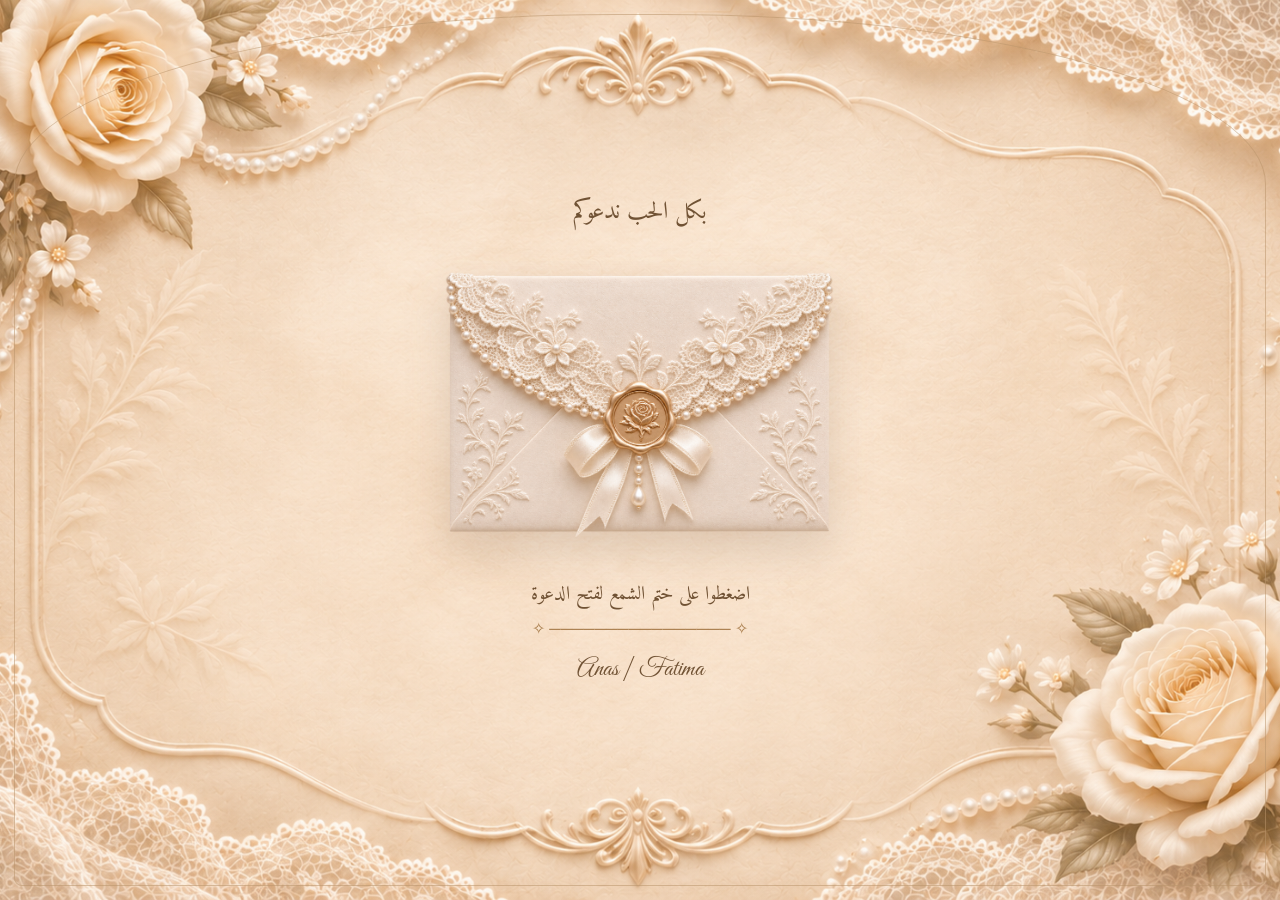
<file: index.html>
<!doctype html>
<html lang="ar" dir="rtl">
<head>
<meta charset="utf-8"><meta name="viewport" content="width=device-width,initial-scale=1">
<meta name="theme-color" content="#ead8c3"><title>دعوة زفاف أنس وفاطمة</title>
<link rel="preconnect" href="https://fonts.googleapis.com">
<link href="https://fonts.googleapis.com/css2?family=Great+Vibes&display=swap" rel="stylesheet">
<link href="https://fonts.googleapis.com/css2?family=Amiri:wght@400;700&family=Cairo:wght@400;500;600;700&display=swap" rel="stylesheet">
<link rel="stylesheet" href="style.css">
</head>
<body class="cover-page">
<main class="cover">
  <div class="cover-lace top-lace"></div><div class="cover-lace bottom-lace"></div>
  <div class="cover-flowers flower-left" aria-hidden="true"></div><div class="cover-flowers flower-right" aria-hidden="true"></div>
  <div class="cover-pearl-line" aria-hidden="true"></div>
  <p class="eyebrow">بكل الحب ندعوكم</p>
  <div class="cover-envelope" id="coverEnvelope">
    <a href="invitation.html">
    <img src="assets/lace.png" alt="ظرف دعوة زفاف مزين بالدانتيل واللؤلؤ والورد" class="envelope-art"></a>
    
  </div>
  <p class="open-hint">اضغطوا على ختم الشمع لفتح الدعوة</p>
  <div class="tiny-ornament">✧ ──────────────── ✧</div>
  <p class="cover-date">Anas <span>|</span> Fatima</p>
</main>
<script>
document.getElementById('openInvitation').addEventListener('click',()=>{
  document.getElementById('coverEnvelope').classList.add('opened');
  setTimeout(()=>location.href='invitation.html',650);
});
</script>
</body></html>
</file>
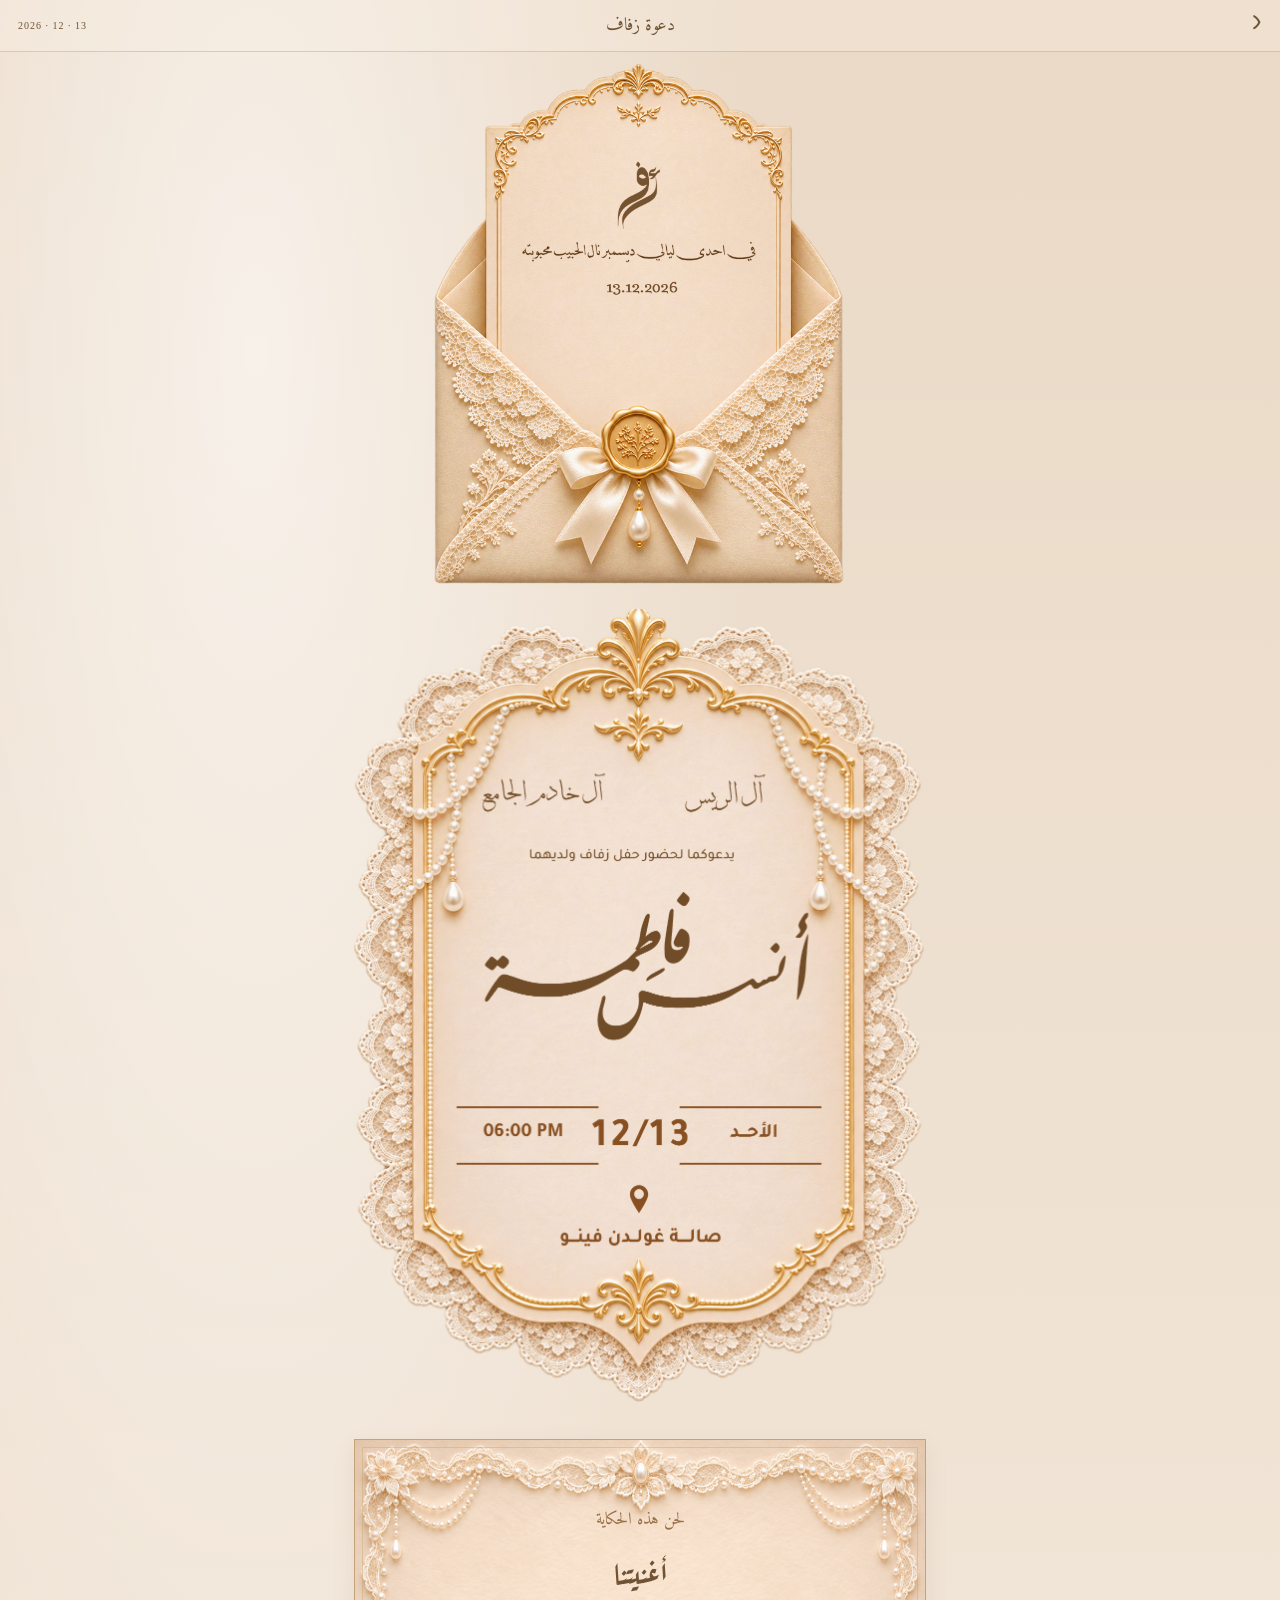
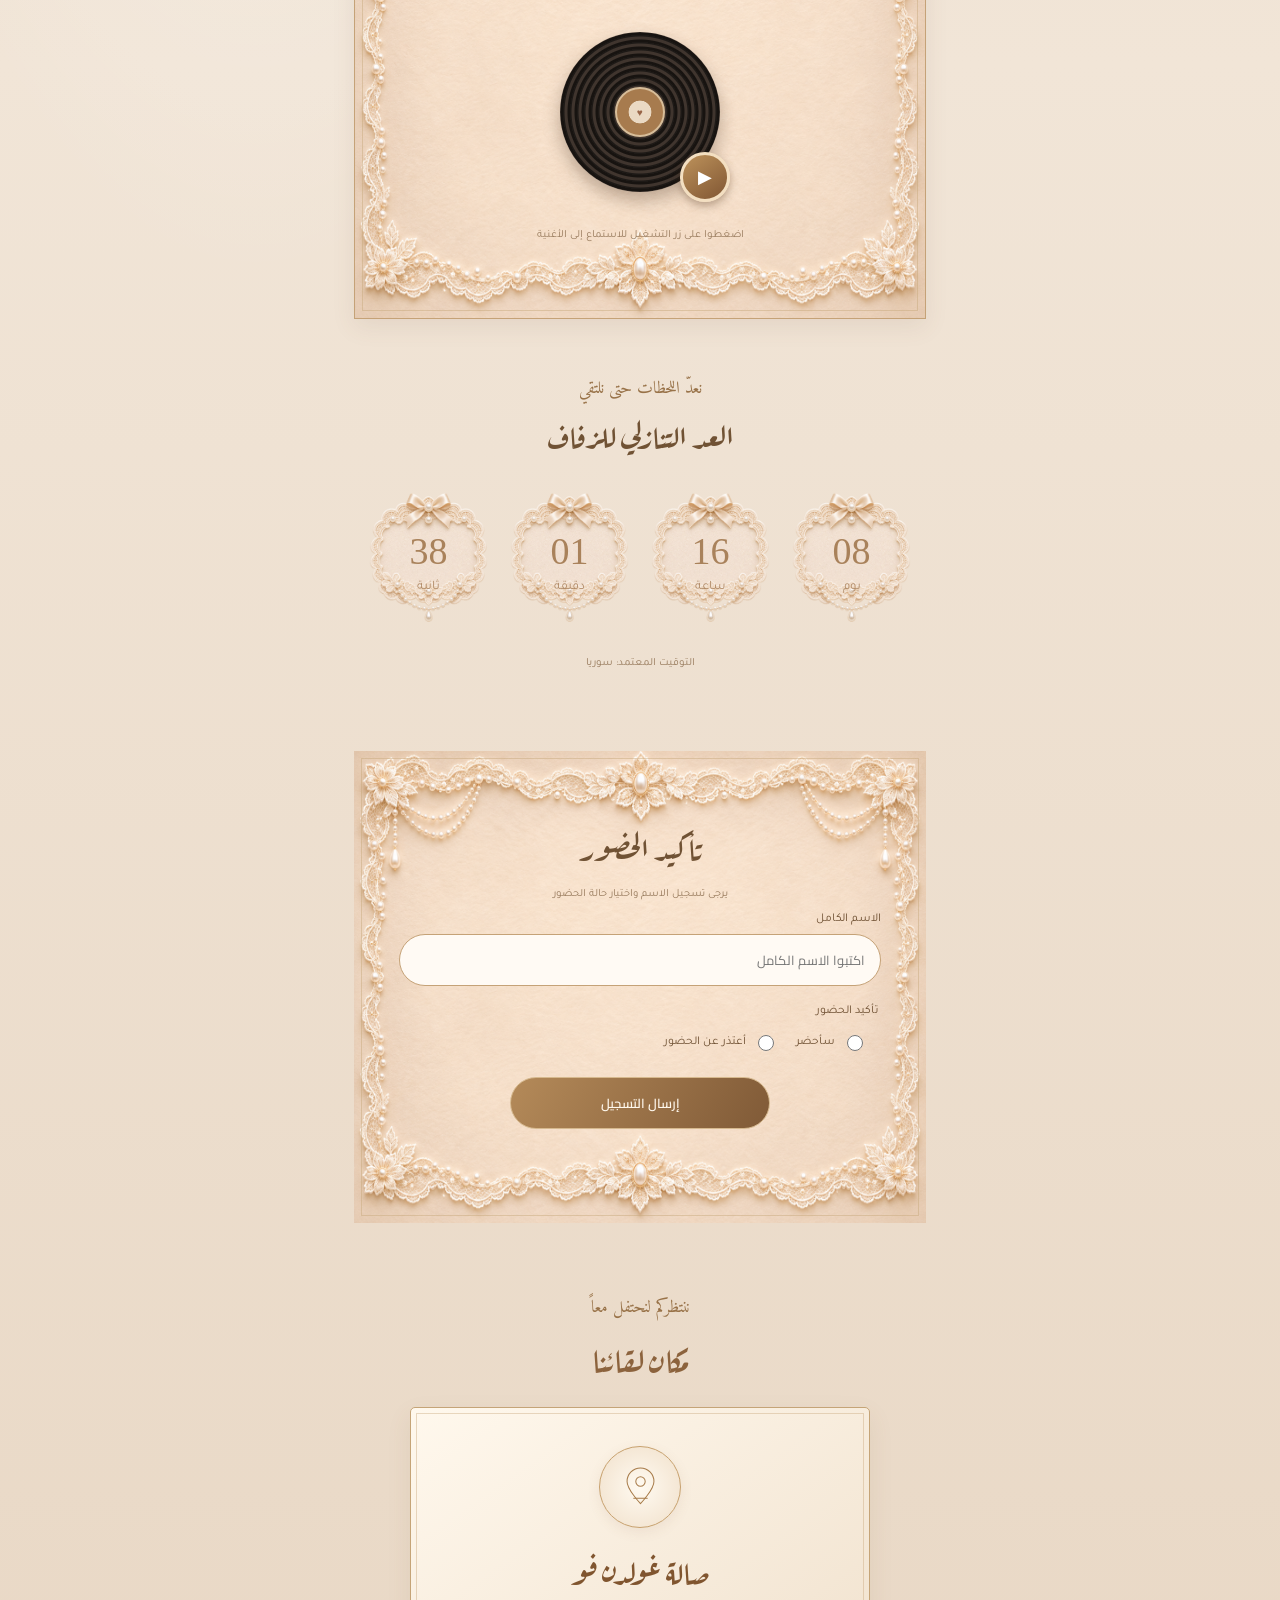
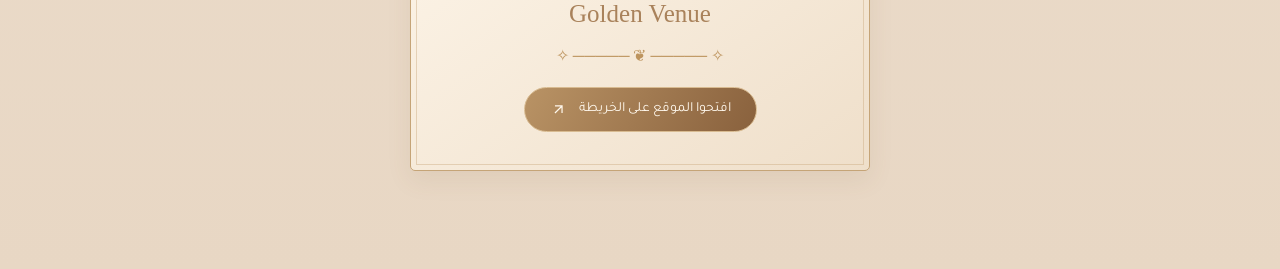
<file: invitation.html>
<!doctype html>
<html lang="ar" dir="rtl">
<head>
<meta charset="utf-8"><meta name="viewport" content="width=device-width,initial-scale=1">
<meta name="theme-color" content="#ead8c3"><title>أنس وفاطمة | دعوة الزفاف</title>
<link rel="preconnect" href="https://fonts.googleapis.com">
<link href="https://fonts.googleapis.com/css2?family=Aref+Ruqaa:wght@400;700&family=Tajawal:wght@400;500;600;700&display=swap" rel="stylesheet">
<link href="https://fonts.googleapis.com/css2?family=Amiri:wght@400;700&family=Cairo:wght@400;500;600;700&display=swap" rel="stylesheet">
<link rel="stylesheet" href="style.css">
</head>
<body class="invite-page">
<header class="topbar"><a href="index.html" aria-label="العودة">‹</a><span>دعوة زفاف</span><small>13 · 12 · 2026</small></header>
<main class="page">
  <figure class="artwork">
    <img src="assets/openedenvo.png" alt="تصميم دعوة أنس وفاطمة بزخارف الدانتيل والورد واللؤلؤ والظرف والأسطوانة">
  </figure>


    <img class="invitation-image" src="assets/invitation.png" alt="تصميم دعوة أنس وفاطمة بزخارف الدانتيل والورد واللؤلؤ والظرف والأسطوانة">


  <section class="music-section parchment">
    <p class="section-kicker">لحن هذه الحكاية</p>
    <h2>أغنيتنا</h2>
    <div class="record-area">
      <div class="record" id="record"><div class="record-center"><span>♥</span> </div></div>
      <button id="playMusic" class="play-button" aria-label="تشغيل الأغنية">▶</button>
    </div>
    <p class="helper">اضغطوا على زر التشغيل للاستماع إلى الأغنية</p>
    <div id="youtubePlayer" class="youtube-player" hidden></div>
  </section>

 
<section class="countdown-section">
  <p class="section-kicker">نعدّ اللحظات حتى نلتقي</p>
  <h2>العد التنازلي للزفاف</h2>

  <div class="countdown">

    <div class="time-card">
      <b id="days">--</b>
      <small>يوم</small>
    </div>

    <div class="time-card">
      <b id="hours">--</b>
      <small>ساعة</small>
    </div>

    <div class="time-card">
      <b id="minutes">--</b>
      <small>دقيقة</small>
    </div>

    <div class="time-card">
      <b id="seconds">--</b>
      <small>ثانية</small>
    </div>

  </div>

  <p class="helper">التوقيت المعتمد: سوريا</p>
</section>

  <section class="rsvp-section parchment">
    <h2>تأكيد الحضور</h2>
    <p class="helper">يرجى تسجيل الاسم واختيار حالة الحضور</p>
    <form id="rsvpForm">
      <label for="guestName">الاسم الكامل</label>
      <input id="guestName" name="name" type="text" placeholder="اكتبوا الاسم الكامل" autocomplete="name" required>
      <fieldset><legend>تأكيد الحضور</legend>
        <label class="radio"><input type="radio" name="attendance" value="سأحضر" required><span>سأحضر</span></label>
        <label class="radio"><input type="radio" name="attendance" value="أعتذر عن الحضور"><span>أعتذر عن الحضور</span></label>
      </fieldset>
      <button class="submit" type="submit">إرسال التسجيل</button>
      <p id="formStatus" class="status" role="status"></p>
    </form>
  </section>


<section class="venue-section">
  <p class="section-kicker">ننتظركم لنحتفل معاً</p>
  <h2>مكان لقائنا</h2>

  <div class="venue-card">

    <div class="venue-icon">
      <svg viewBox="0 0 64 64" aria-hidden="true">
        <path d="M32 56S12 35 12 23a20 20 0 1 1 40 0C52 35 32 56 32 56Z"/>
        <circle cx="32" cy="23" r="7"/>
        <path d="M22 48h20"/>
      </svg>
    </div>

    <h3>صالة غولدن فو</h3>
    <p class="venue-english">Golden Venue</p>

    <div class="venue-divider">
      ✧ ───── ❦ ───── ✧
    </div>

    <a
      href="https://maps.app.goo.gl/zLpwi5FoXKpfQ9C4A"
      target="_blank"
      rel="noopener noreferrer"
      class="venue-button">
      <span>افتحوا الموقع على الخريطة</span>
      <svg viewBox="0 0 24 24" aria-hidden="true">
        <path d="M7 17 17 7M7 7h10v10"/>
      </svg>
    </a>

  </div>
</section>


 
</main>
<script src="config.js"></script><script src="app.js"></script>
</body></html>
</file>
<file: style.css>
*{box-sizing:border-box} :root{--ink:#705234;--gold:#a77b49;--gold2:#c9a779;--paper:#f8efe3;--bg:#ead9c6}
html{scroll-behavior:smooth}body{margin:0;color:var(--ink);font-family:"Cairo",sans-serif}
.cover-page{background:var(--bg)}
.cover{min-height:100svh;position:relative;overflow:hidden;display:flex;flex-direction:column;align-items:center;justify-content:center;padding:42px 18px;background:radial-gradient(ellipse at 50% 30%,#fff8,transparent 50%),linear-gradient(150deg,#f2e7da,#e5d2bd)}
.cover:before{content:"";position:absolute;inset:14px;border:1px solid #b9956c88;border-radius:48% 48% 8px 8px/170px 170px 8px 8px}
.cover-lace{position:absolute;left:0;right:0;height:120px;opacity:.62;background-image:url("assets/invitation-art.webp");background-size:cover;background-position:top;mask-image:linear-gradient(#000,transparent)}
.top-lace{top:0}.bottom-lace{bottom:0;transform:rotate(180deg)}
.cover-flowers{position:absolute;width:150px;height:190px;background-image:url("assets/Ivory-Rose-and-Golden-Blossoms.png");background-size:450px auto;background-repeat:no-repeat;opacity:.9;pointer-events:none}
.flower-left{left:-22px;top:6%;background-position:left top}.flower-right{right:-25px;bottom:3%;background-position:right bottom}
.cover-pearl-line{position:absolute;right:-55px;top:12%;height:280px;width:100px;border:6px dotted #fff9ef;border-left:0;border-radius:0 100% 100% 0;filter:drop-shadow(1px 1px 2px #987b5a)}
.eyebrow{font:24px "Amiri",serif;z-index:1;margin:0 0 18px}
.cover-envelope{width:min(88vw,430px);position:relative;z-index:1;transition:transform .6s,opacity .6s;filter:drop-shadow(0 18px 22px #65472e30)}
.envelope-art{width:100%;height:auto;display:block;border-radius:5px;mix-blend-mode:multiply}
.wax-seal{position:absolute;left:50%;top:66%;transform:translate(-50%,-50%);width:66px;height:66px;border-radius:50%;border:4px solid #d6b581;background:radial-gradient(circle at 30% 25%,#dfbd8b,#986a3d 72%);color:#fff1d9;font:30px "Amiri",serif;box-shadow:0 4px 10px #53351f77;cursor:pointer}
.opened{transform:scale(1.04) translateY(-12px);opacity:.1}
.open-hint{font:19px "Amiri",serif;margin:23px 0 8px;z-index:1}.tiny-ornament{color:var(--gold);z-index:1}.cover-date{font-size:25px;margin-top:16px;z-index:1; font-family: "Great Vibes";}
.invite-page{background:#ead9c6;background-image:radial-gradient(ellipse at 20% 10%,#fff9,transparent 35%),linear-gradient(180deg,#ead9c6,#f1e5d7 48%,#e8d7c4)}
.topbar{height:52px;display:flex;align-items:center;justify-content:center;position:relative;border-bottom:1px solid #b9956c66;background:#f8efe355}
.topbar a{position:absolute;right:18px;color:var(--ink);font-size:34px;text-decoration:none}.topbar span{font:18px "Amiri",serif}.topbar small{position:absolute;left:18px;font:10px Georgia;letter-spacing:.1em}
.page{width:min(100%,600px);margin:auto;padding:12px 14px 28px}

.artwork {
  width: 100%;
  margin: 0 auto 20px;
  display: flex;
  justify-content: center;
  align-items: center;
  overflow: visible;
}

.artwork img {
  display: block;
  width: min(100%, 432px);
  max-width: 100%;
  height: auto;
  margin: 0 auto;
  transform: rotate(0deg);
}

.parchment{background-image:url(assets/Elegant-Vintage-Parchment.png);border:1px solid #c5a277;box-shadow:0 8px 22px #73563f18;position:relative}
.parchment:before{content:"";position:absolute;inset:7px;border:1px solid #c6a77b77;pointer-events:none}
.live-details{text-align:center;padding:30px 20px;margin:60px 0 36px}
.ornament{font:28px "Amiri";color:var(--gold)}.poem{font:700 28px/1.6 "Amiri",serif;margin:5px 0}
.date{font:32px Georgia;letter-spacing:.08em;margin:8px 0 12px}.thin-rule{height:1px;background:#c5a277;width:60%;margin:15px auto}
.family{font:24px "Amiri",serif;margin:10px}.family span{color:var(--gold);padding:0 8px}.invite-copy{font:17px "Amiri",serif;margin:6px}
.live-details h1{font:700 48px "Amiri",serif;margin:0 0 12px}.live-details h1 i{font:italic 22px Georgia;color:var(--gold)}
.details-grid{display:grid;grid-template-columns:repeat(3,1fr);gap:4px;border-top:1px solid #c5a277;border-bottom:1px solid #c5a277;padding:13px 0}
.details-grid>div,.details-grid>a{display:flex;flex-direction:column;gap:4px;align-items:center;text-decoration:none;color:var(--ink);border-left:1px solid #c5a27766}.details-grid>*:last-child{border:0}
.details-grid b{font-size:21px;color:var(--gold)}.details-grid span{font:15px "Amiri",serif}.details-grid small{font-size:10px;color:#9a7958}
.closing{font:23px "Amiri",serif;margin:18px 0 0}
.music-section{text-align:center;padding:25px 20px;margin:0 0 38px}
.section-kicker{font:17px "Amiri",serif;color:#987248;margin:0 0 6px}
h2{font:27px "Amiri",serif;font-weight:400;margin:5px 0 18px}
.record-area{width:180px;height:180px;margin:10px auto 16px;position:relative;display:grid;place-items:center}
.record{width:160px;height:160px;border-radius:50%;background:repeating-radial-gradient(circle,#171310 0 2px,#40352e 3px 5px,#1d1916 6px 7px);box-shadow:0 8px 17px #49301f55;display:grid;place-items:center}
.record:after{content:"";position:absolute;width:46px;height:46px;border-radius:50%;background:radial-gradient(circle,#ead9c3 0 34%,#a77b4e 36% 100%);border:2px solid #d7bd99}
.record-center{z-index:1;font:10px Georgia;color:#694b2d}.record-center span{color:#986548}
.record.playing{animation:spin 5s linear infinite}
.play-button{position:absolute;bottom:0;right:0;width:50px;height:50px;border:3px solid #f3dfc1;border-radius:50%;background:linear-gradient(145deg,#bd925b,#805633);color:white;font-size:18px;cursor:pointer;box-shadow:0 4px 9px #5b3d2366}
.helper{font-size:11px;color:#987b5d}.youtube-player{width:100%;aspect-ratio:16/9;margin:16px auto 0}.youtube-player iframe{width:100%;height:100%;border:0;border-radius:8px}

.countdown-section {
  text-align: center;
  margin: 30px auto 45px;
  padding: 25px 10px;
}

.countdown {
  display: grid;
  grid-template-columns: repeat(4, minmax(0, 1fr));
  gap: 12px;
  direction: rtl;
  width: 100%;
  max-width: 820px;
  margin: 35px auto;
}

.time-card {
  position: relative;
  aspect-ratio: 1 / 1;
  min-width: 0;
  display: flex;
  flex-direction: column;
  align-items: center;
  justify-content: center;
  gap: 5px;
  background: url("assets/countdown-frame.png") center / 100% 100% no-repeat;
  padding: 22px 10px 12px;
  box-sizing: border-box;
}

.time-card b {
  color: #A9825B;
  font: 400 clamp(23px, 4vw, 38px) Georgia, serif;
  line-height: 1.2;
  z-index: 1;
}

.time-card small {
  color: #B18B68;
  font-size: 13px;
  z-index: 1;
}

@media (max-width: 480px) {
  .countdown {
    gap: 3px;
  }

  .time-card {
    padding: 20px 3px 10px;
  }

  .time-card b {
    font-size: 23px;
  }

  .time-card small {
    font-size: 10px;
  }
}

.rsvp-section{text-align:center;padding:66px 45px;margin-bottom:28px}
#rsvpForm{text-align:right;position:relative}#rsvpForm>label,fieldset legend{font-size:12px;margin-bottom:8px;display:block}
#guestName{width:100%;border:1px solid #c5a277;border-radius:30px;padding:13px 15px;background:#fffaf4;font:13px "Cairo",sans-serif;color:var(--ink);outline:none}
fieldset{border:0;padding:0;margin:18px 0}fieldset legend{margin-bottom:9px}
.radio{display:inline-flex;align-items:center;gap:7px;margin:5px 15px 5px 0;font-size:12px}.radio input{accent-color:#987248;width:16px;height:16px}
.submit{display:block;width:min(100%,260px);margin:10px auto 0;padding:13px;border:1px solid #d6b98e;border-radius:30px;background:linear-gradient(120deg,#b48a59,#805a37);color:#fff8ed;font:600 13px "Cairo",sans-serif;cursor:pointer}
.status{text-align:center;font-size:11px;min-height:18px;margin:10px 0 0}
footer{text-align:center;color:#98744f;padding:5px 0 30px;font:24px "Amiri",serif}footer p{margin:2px;font-size:21px}footer small{font:10px Georgia;letter-spacing:.08em}
@keyframes spin{to{transform:rotate(360deg)}}
@media(max-width:370px){.page{padding-left:9px;padding-right:9px}.artwork{margin-left:-9px;margin-right:-9px}.poem{font-size:24px}.live-details h1{font-size:41px}.details-grid span{font-size:13px}.countdown{gap:4px}.countdown b{font-size:23px}}
@media(prefers-reduced-motion:reduce){html{scroll-behavior:auto}*,*:before,*:after{animation:none!important;transition:none!important}}
.youtube-player {
  position: absolute !important;
  width: 1px !important;
  height: 1px !important;
  overflow: hidden !important;
  opacity: 0 !important;
  pointer-events: none !important;
  clip-path: inset(50%);
}

.youtube-player iframe {
  width: 1px;
  height: 1px;
  border: 0;
}
.music-section {
  background-image: url("assets/Elegant-Vintage-Parchment.png");
  background-size: 100% 100%;
  background-position: center;
  background-repeat: no-repeat;

  width: 100%;
  min-height: 450px;
  box-sizing: border-box;

  display: flex;
  flex-direction: column;
  align-items: center;
  justify-content: center;

  padding: 65px 55px;
  margin: 30px auto;
}
.invitation-image {
  display: block;
  width: 100%;
  max-width: 600px;
  height: auto;
  margin: 0 auto;
  object-fit: contain;
}
.rsvp-section {
  background-color: transparent;
  background-size: 100% 100%;
  background-repeat: no-repeat;
  background-position: center;
  border: none;
  box-shadow: none;
}
/* النصوص */
body {
  font-family: "Tajawal", sans-serif;
}
.cover {
  background:
    linear-gradient(rgba(246, 232, 215, .12), rgba(246, 232, 215, .12)),
    url("assets/cover-background.png") center / cover no-repeat;
}
.cover-flowers,
.cover-lace,
.cover-pearl-line {
  display: none;
}

/* العناوين بطابع Vintage */
h1,
h2,
h3,
footer
{
  font-family: "Aref Ruqaa", serif;
  font-weight: 400;
}

/* حجم العناوين */
h2 {
  font-size: 32px;
  line-height: 1.5;
}

/* عنوان الدعوة الرئيسي */
.live-details h1 {
  font-family: "Aref Ruqaa", serif;
  font-size: 48px;
}
.venue-section {
  width: 100%;
  text-align: center;
  margin: 45px auto;
  padding: 25px 12px;
}

.venue-section h2 {
  font-family: "Aref Ruqaa", serif;
  font-size: 34px;
  color: #8c633d;
  margin: 8px 0 25px;
}

.venue-card {
  position: relative;
  width: 100%;
  max-width: 460px;
  margin: auto;
  padding: 38px 20px;
  text-align: center;
  background: linear-gradient(145deg, #fff8ed, #efdfca);
  border: 1px solid #c5a477;
  box-shadow: 0 9px 25px #80604418;
  outline: 1px solid #c5a47766;
  outline-offset: -7px;
  border-radius: 5px;
}

.venue-icon {
  width: 82px;
  height: 82px;
  margin: 0 auto 17px;
  display: grid;
  place-items: center;
  border: 1px solid #c7a16e;
  border-radius: 50%;
  background: radial-gradient(circle, #fffaf1, #f0dfc9);
  box-shadow: 0 4px 13px #87613b18;
}

.venue-icon svg {
  width: 43px;
  height: 43px;
  fill: none;
  stroke: #a77b49;
  stroke-width: 1.5;
  stroke-linecap: round;
  stroke-linejoin: round;
}

.venue-card h3 {
  font-family: "Aref Ruqaa", serif;
  font-size: 32px;
  font-weight: 400;
  color: #80552f;
  margin: 8px 0 2px;
}

.venue-english {
  font-family: "Great Vibes", cursive;
  font-size: 25px;
  color: #a9825b;
  margin: 5px 0 15px;
}

.venue-divider {
  color: #bd945e;
  font-size: 16px;
  margin: 18px auto;
}

.venue-button {
  display: flex;
  width: fit-content;
  max-width: 100%;
  margin: 0 auto;
  padding: 13px 25px;
  align-items: center;
  justify-content: center;
  gap: 12px;
  background: linear-gradient(120deg, #b99365, #89613d);
  border: 1px solid #d8bb91;
  border-radius: 35px;
  color: #fff8ed !important;
  text-decoration: none !important;
  font-family: "Tajawal", sans-serif;
  font-size: 14px;
  transition: .3s ease;
}

.venue-button svg {
  width: 17px;
  height: 17px;
  fill: none;
  stroke: currentColor;
  stroke-width: 1.7;
}

.venue-button:hover {
  transform: translateY(-3px);
  box-shadow: 0 7px 15px #805a3730;
}

/* =================================
   LUXURY WEDDING TRANSITIONS
================================= */

/* ظهور الأقسام تدريجياً */
.js-transitions .artwork,
.js-transitions .invitation-image,
.js-transitions .music-section,
.js-transitions .countdown-section,
.js-transitions .rsvp-section,
.js-transitions .venue-section,
.js-transitions footer {
  opacity: 0;
  transform: translateY(24px);
  transition:
    opacity 1s ease,
    transform 1s cubic-bezier(.22,.61,.36,1);
}

/* عندما يظهر القسم */
.js-transitions .is-visible {
  opacity: 1;
  transform: translateY(0);
}

/* ظهور العناوين بتأخير بسيط */
.js-transitions .section-kicker,
.js-transitions h2 {
  transition:
    opacity 1.1s ease,
    transform 1.1s ease;
}

/* الصور تظهر بنعومة */
.artwork img,
.invitation-image {
  transition: transform 1.2s ease;
}

/* حركة خفيفة عند مرور الماوس */
@media (hover: hover) {
  .venue-button,
  .submit {
    transition:
      transform .35s ease,
      box-shadow .35s ease;
  }

  .venue-button:hover,
  .submit:hover {
    transform: translateY(-2px);
  }
}

/* انتقال الصفحة عند فتحها */
body {
  animation: pageFadeIn .9s ease both;
}

@keyframes pageFadeIn {
  from {
    opacity: 0;
  }
  to {
    opacity: 1;
  }
}

/* احترام إعدادات تقليل الحركة */
@media (prefers-reduced-motion: reduce) {
  *,
  *::before,
  *::after {
    animation-duration: .01ms !important;
    transition-duration: .01ms !important;
    scroll-behavior: auto !important;
  }

  .js-transitions .artwork,
  .js-transitions .invitation-image,
  .js-transitions .music-section,
  .js-transitions .countdown-section,
  .js-transitions .rsvp-section,
  .js-transitions .venue-section,
  .js-transitions footer {
    opacity: 1;
    transform: none;
  }
}
.cover-envelope,
.closed-envelope {
  transition:
    transform 1s cubic-bezier(.22,.61,.36,1),
    opacity 1s ease;
}

.cover-envelope.opened,
.closed-envelope.opening {
  transform: translateY(-25px) scale(1.04);
  opacity: 0;
}
</file>
